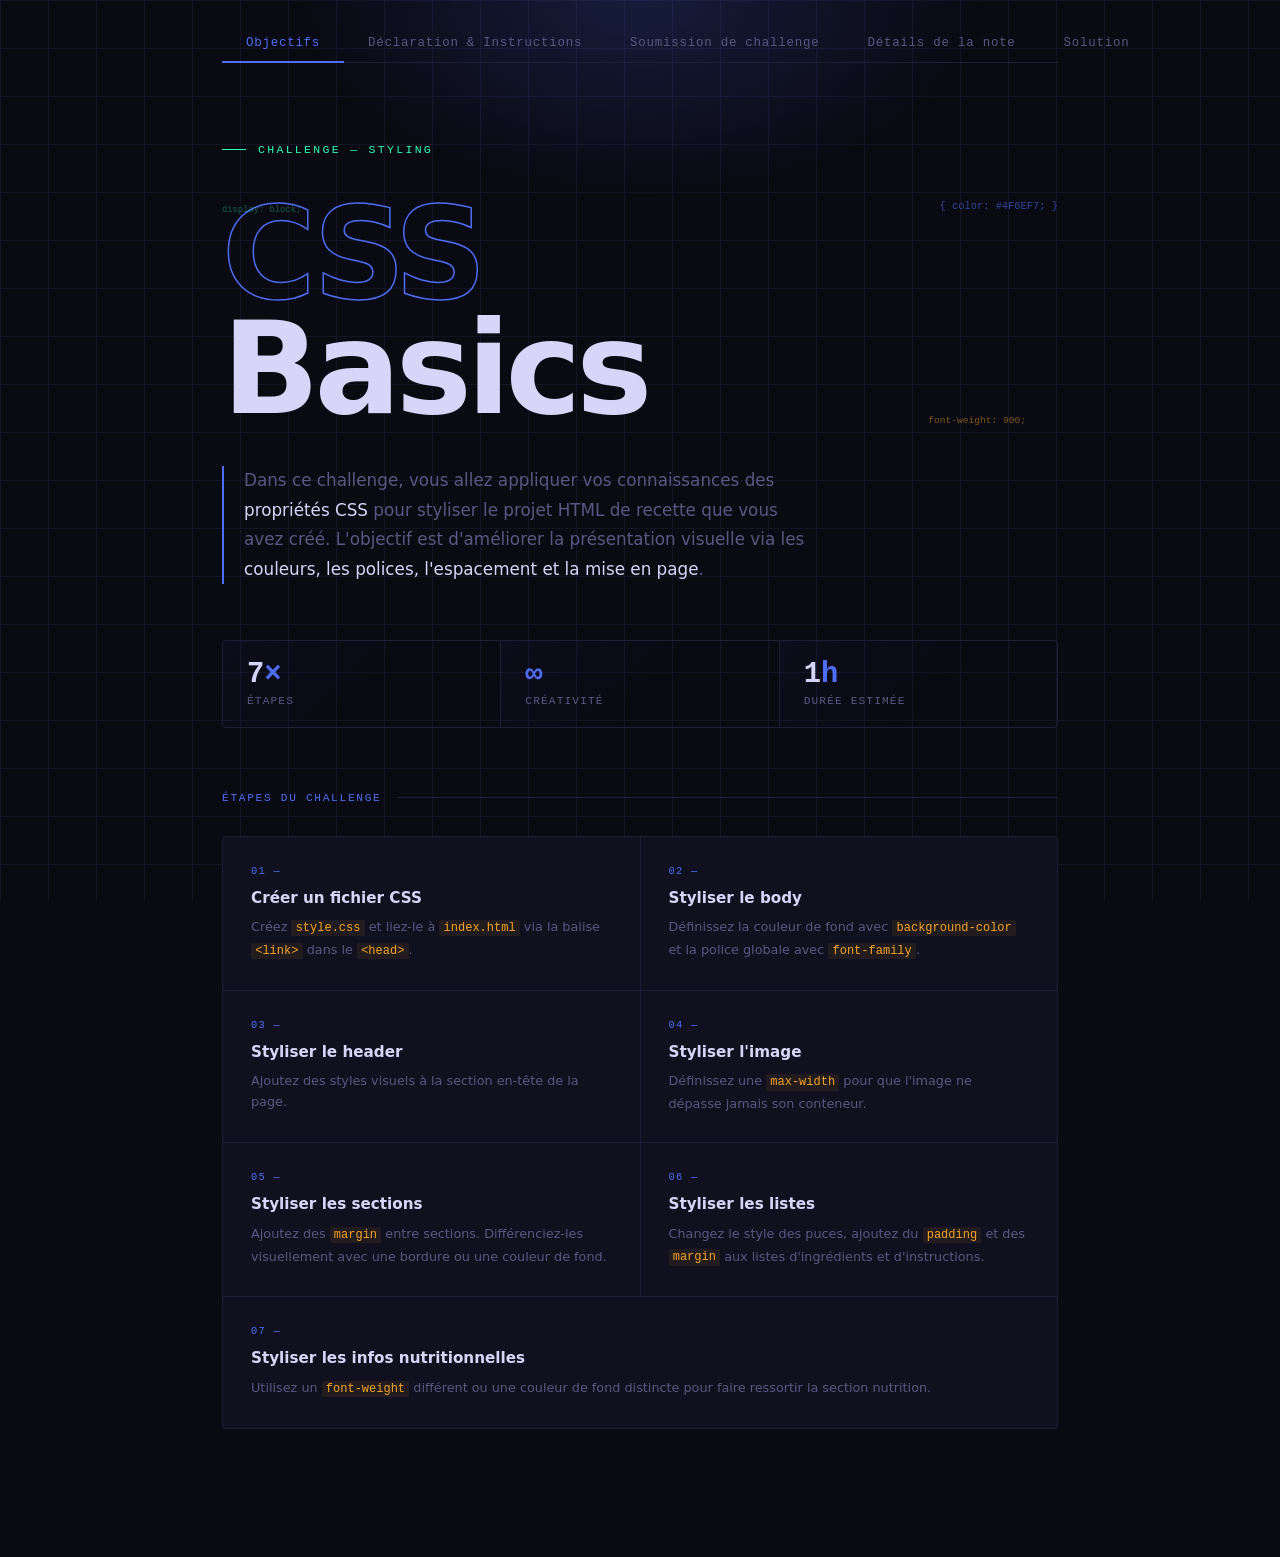
<file: index.html>
<!DOCTYPE html>
<html lang="fr">
<head>
<meta charset="UTF-8">
<meta name="viewport" content="width=device-width, initial-scale=1.0">
<title>CSS Basics</title>
<style>

*, *::before, *::after { box-sizing: border-box; margin: 0; padding: 0; }

:root {
  --bg: #0A0A12;
  --surface: #10101E;
  --border: #1E1E36;
  --accent: #4F6EF7;
  --accent2: #F5A623;
  --accent3: #2EFFB4;
  --text: #D8D6F8;
  --muted: #5A5880;
  --mono: 'Courier New', Courier, monospace;
  --sans: system-ui, -apple-system, sans-serif;
}

body {
  background: var(--bg);
  color: var(--text);
  font-family: var(--sans);
  min-height: 100vh;
  overflow-x: hidden;
}

/* ── GRID BACKGROUND ── */
body::before {
  content: '';
  position: fixed;
  inset: 0;
  background-image:
    linear-gradient(var(--border) 1px, transparent 1px),
    linear-gradient(90deg, var(--border) 1px, transparent 1px);
  background-size: 48px 48px;
  pointer-events: none;
  z-index: 0;
  opacity: 0.5;
}

/* ── CORNER GLOW ── */
body::after {
  content: '';
  position: fixed;
  top: -200px;
  left: 50%;
  transform: translateX(-50%);
  width: 700px;
  height: 400px;
  background: radial-gradient(ellipse, rgba(79,110,247,0.18) 0%, transparent 70%);
  pointer-events: none;
  z-index: 0;
}

/* ── WRAPPER ── */
.page {
  position: relative;
  z-index: 1;
  max-width: 900px;
  margin: 0 auto;
  padding: 0 2rem 6rem;
}

/* ══════════════════════════════════════
   TAB SYSTEM — pure CSS radio trick
══════════════════════════════════════ */

.tabs-inputs { display: none; }

/* ── TAB NAV ── */
.tab-nav {
  display: flex;
  align-items: stretch;
  border-bottom: 1px solid var(--border);
  position: relative;
  gap: 0;
  padding-top: 1.5rem;
}

.tab-label {
  font-family: var(--mono);
  font-size: 0.78rem;
  letter-spacing: 0.06em;
  color: var(--muted);
  padding: 0.75rem 1.5rem;
  cursor: pointer;
  position: relative;
  transition: color 0.2s;
  white-space: nowrap;
  user-select: none;
}

.tab-label:hover { color: var(--text); }

.tab-label::after {
  content: '';
  position: absolute;
  bottom: -1px;
  left: 0;
  right: 0;
  height: 2px;
  background: var(--accent);
  transform: scaleX(0);
  transition: transform 0.25s ease;
}

/* ── Active states ── */
#t1:checked ~ .page .tl1,
#t2:checked ~ .page .tl2,
#t3:checked ~ .page .tl3,
#t4:checked ~ .page .tl4,
#t5:checked ~ .page .tl5 {
  color: var(--accent);
}

#t1:checked ~ .page .tl1::after,
#t2:checked ~ .page .tl2::after,
#t3:checked ~ .page .tl3::after,
#t4:checked ~ .page .tl4::after,
#t5:checked ~ .page .tl5::after {
  transform: scaleX(1);
}

/* ── Panel visibility ── */
.tab-panel {
  display: none;
  animation: fadeUp 0.35s ease;
}

#t1:checked ~ .page .panel-1,
#t2:checked ~ .page .panel-2,
#t3:checked ~ .page .panel-3,
#t4:checked ~ .page .panel-4,
#t5:checked ~ .page .panel-5 {
  display: block;
}

@keyframes fadeUp {
  from { opacity: 0; transform: translateY(12px); }
  to   { opacity: 1; transform: translateY(0); }
}

/* ══════════════════════════════════════
   HERO SECTION
══════════════════════════════════════ */
.hero {
  padding: 5rem 0 4rem;
  position: relative;
}

.eyebrow {
  font-family: var(--mono);
  font-size: 0.72rem;
  letter-spacing: 0.2em;
  color: var(--accent3);
  text-transform: uppercase;
  margin-bottom: 2.5rem;
  display: flex;
  align-items: center;
  gap: 0.75rem;
}
.eyebrow::before {
  content: '';
  display: inline-block;
  width: 24px;
  height: 1px;
  background: var(--accent3);
}

/* ── BIG TITLE ── */
.hero-title {
  font-size: clamp(4rem, 12vw, 8rem);
  font-weight: 900;
  line-height: 0.9;
  letter-spacing: -0.04em;
  position: relative;
  margin-bottom: 1rem;
}

.hero-title .word-css {
  display: block;
  color: transparent;
  -webkit-text-stroke: 1.5px var(--accent);
  position: relative;
}

.hero-title .word-basics {
  display: block;
  color: var(--text);
  position: relative;
}

/* Floating code fragments */
.code-float {
  position: absolute;
  font-family: var(--mono);
  font-weight: 400;
  font-size: 0.75rem;
  letter-spacing: 0;
  color: var(--muted);
  pointer-events: none;
  -webkit-text-stroke: 0;
}

.cf1 { top: 0.6em; right: 0; color: var(--accent); opacity: 0.6; font-size: 0.65rem; }
.cf2 { bottom: 0.1em; right: 2rem; color: var(--accent2); opacity: 0.5; font-size: 0.6rem; }
.cf3 { top: 1.2em; left: 0; color: var(--accent3); opacity: 0.35; font-size: 0.55rem; }

/* ── SUBTITLE ── */
.hero-sub {
  font-size: 1.05rem;
  line-height: 1.75;
  color: var(--muted);
  max-width: 600px;
  margin-top: 2.5rem;
  border-left: 2px solid var(--accent);
  padding-left: 1.25rem;
}
.hero-sub em {
  color: var(--text);
  font-style: normal;
}

/* ── STAT STRIP ── */
.stat-strip {
  display: flex;
  gap: 0;
  margin-top: 3.5rem;
  border: 1px solid var(--border);
  border-radius: 4px;
  overflow: hidden;
}
.stat {
  flex: 1;
  padding: 1.25rem 1.5rem;
  border-right: 1px solid var(--border);
  position: relative;
}
.stat:last-child { border-right: none; }
.stat-num {
  font-family: var(--mono);
  font-size: 1.8rem;
  font-weight: 700;
  color: var(--text);
  line-height: 1;
  margin-bottom: 0.3rem;
}
.stat-num span { color: var(--accent); }
.stat-label {
  font-size: 0.7rem;
  letter-spacing: 0.1em;
  text-transform: uppercase;
  color: var(--muted);
  font-family: var(--mono);
}
.stat::before {
  content: '';
  position: absolute;
  inset: 0;
  background: linear-gradient(135deg, rgba(79,110,247,0.04) 0%, transparent 60%);
}

/* ══════════════════════════════════════
   OBJECTIVES CONTENT
══════════════════════════════════════ */
.section-title {
  font-family: var(--mono);
  font-size: 0.7rem;
  letter-spacing: 0.15em;
  text-transform: uppercase;
  color: var(--accent);
  margin-bottom: 2rem;
  display: flex;
  align-items: center;
  gap: 1rem;
}
.section-title::after {
  content: '';
  flex: 1;
  height: 1px;
  background: var(--border);
}

/* Steps grid */
.steps-grid {
  display: grid;
  grid-template-columns: 1fr 1fr;
  gap: 1px;
  background: var(--border);
  border: 1px solid var(--border);
  border-radius: 4px;
  overflow: hidden;
  margin-bottom: 2rem;
}

.step-card {
  background: var(--surface);
  padding: 1.75rem;
  position: relative;
  transition: background 0.2s;
}
.step-card:hover { background: #13132A; }

.step-num {
  font-family: var(--mono);
  font-size: 0.65rem;
  color: var(--accent);
  letter-spacing: 0.12em;
  margin-bottom: 0.75rem;
  display: block;
}

.step-title {
  font-size: 0.95rem;
  font-weight: 600;
  color: var(--text);
  margin-bottom: 0.6rem;
}

.step-body {
  font-size: 0.8rem;
  line-height: 1.65;
  color: var(--muted);
}

.step-body code {
  font-family: var(--mono);
  font-size: 0.75rem;
  color: var(--accent2);
  background: rgba(245,166,35,0.08);
  padding: 0.1em 0.35em;
  border-radius: 2px;
}

.step-card.full { grid-column: 1 / -1; }

/* ── accent bar on hover ── */
.step-card::before {
  content: '';
  position: absolute;
  left: 0;
  top: 0;
  bottom: 0;
  width: 2px;
  background: var(--accent);
  transform: scaleY(0);
  transition: transform 0.2s ease;
  transform-origin: bottom;
}
.step-card:hover::before { transform: scaleY(1); }

/* ══════════════════════════════════════
   PLACEHOLDER PANELS
══════════════════════════════════════ */
.placeholder-panel {
  margin-top: 3rem;
  text-align: center;
  padding: 5rem 2rem;
  border: 1px dashed var(--border);
  border-radius: 4px;
}
.placeholder-panel .big-icon {
  font-family: var(--mono);
  font-size: 3rem;
  color: var(--border);
  margin-bottom: 1rem;
}
.placeholder-panel p {
  font-family: var(--mono);
  font-size: 0.8rem;
  color: var(--muted);
  letter-spacing: 0.08em;
}

/* ══════════════════════════════════════
   RESPONSIVE
══════════════════════════════════════ */
@media (max-width: 600px) {
  .steps-grid { grid-template-columns: 1fr; }
  .stat-strip { flex-direction: column; }
  .stat { border-right: none; border-bottom: 1px solid var(--border); }
  .stat:last-child { border-bottom: none; }
  .tab-label { padding: 0.75rem 0.9rem; font-size: 0.7rem; }
}

</style>
</head>
<body>

<input class="tabs-inputs" type="radio" name="tabs" id="t1" checked>
<input class="tabs-inputs" type="radio" name="tabs" id="t2">
<input class="tabs-inputs" type="radio" name="tabs" id="t3">
<input class="tabs-inputs" type="radio" name="tabs" id="t4">
<input class="tabs-inputs" type="radio" name="tabs" id="t5">

<div class="page">

  <nav class="tab-nav" aria-label="Navigation">
    <label class="tab-label tl1" for="t1">Objectifs</label>
    <label class="tab-label tl2" for="t2">Déclaration &amp; Instructions</label>
    <label class="tab-label tl3" for="t3">Soumission de challenge</label>
    <label class="tab-label tl4" for="t4">Détails de la note</label>
    <label class="tab-label tl5" for="t5">Solution</label>
  </nav>

  <!-- PANEL 1 — OBJECTIFS -->
  <div class="tab-panel panel-1">
    <section class="hero">
      <p class="eyebrow">Challenge — Styling</p>
      <h1 class="hero-title">
        <span class="word-css">
          CSS
          <span class="code-float cf1">{ color: #4F6EF7; }</span>
          <span class="code-float cf3">display: block;</span>
        </span>
        <span class="word-basics">
          Basics
          <span class="code-float cf2">font-weight: 900;</span>
        </span>
      </h1>
      <p class="hero-sub">
        Dans ce challenge, vous allez appliquer vos connaissances des <em>propriétés CSS</em> pour styliser le projet HTML de recette que vous avez créé. L'objectif est d'améliorer la présentation visuelle via les <em>couleurs, les polices, l'espacement et la mise en page</em>.
      </p>
      <div class="stat-strip" role="list">
        <div class="stat" role="listitem">
          <div class="stat-num">7<span>×</span></div>
          <div class="stat-label">Étapes</div>
        </div>
        <div class="stat" role="listitem">
          <div class="stat-num"><span>∞</span></div>
          <div class="stat-label">Créativité</div>
        </div>
        <div class="stat" role="listitem">
          <div class="stat-num">1<span>h</span></div>
          <div class="stat-label">Durée estimée</div>
        </div>
      </div>
    </section>

    <p class="section-title">Étapes du challenge</p>

    <div class="steps-grid">
      <div class="step-card">
        <span class="step-num">01 —</span>
        <p class="step-title">Créer un fichier CSS</p>
        <p class="step-body">Créez <code>style.css</code> et liez-le à <code>index.html</code> via la balise <code>&lt;link&gt;</code> dans le <code>&lt;head&gt;</code>.</p>
      </div>
      <div class="step-card">
        <span class="step-num">02 —</span>
        <p class="step-title">Styliser le body</p>
        <p class="step-body">Définissez la couleur de fond avec <code>background-color</code> et la police globale avec <code>font-family</code>.</p>
      </div>
      <div class="step-card">
        <span class="step-num">03 —</span>
        <p class="step-title">Styliser le header</p>
        <p class="step-body">Ajoutez des styles visuels à la section en-tête de la page.</p>
      </div>
      <div class="step-card">
        <span class="step-num">04 —</span>
        <p class="step-title">Styliser l'image</p>
        <p class="step-body">Définissez une <code>max-width</code> pour que l'image ne dépasse jamais son conteneur.</p>
      </div>
      <div class="step-card">
        <span class="step-num">05 —</span>
        <p class="step-title">Styliser les sections</p>
        <p class="step-body">Ajoutez des <code>margin</code> entre sections. Différenciez-les visuellement avec une bordure ou une couleur de fond.</p>
      </div>
      <div class="step-card">
        <span class="step-num">06 —</span>
        <p class="step-title">Styliser les listes</p>
        <p class="step-body">Changez le style des puces, ajoutez du <code>padding</code> et des <code>margin</code> aux listes d'ingrédients et d'instructions.</p>
      </div>
      <div class="step-card full">
        <span class="step-num">07 —</span>
        <p class="step-title">Styliser les infos nutritionnelles</p>
        <p class="step-body">Utilisez un <code>font-weight</code> différent ou une couleur de fond distincte pour faire ressortir la section nutrition.</p>
      </div>
    </div>
  </div>

  <!-- PANEL 2 -->
  <div class="tab-panel panel-2">
    <div class="placeholder-panel">
      <div class="big-icon">{ }</div>
      <p>// Déclaration &amp; Instructions — à compléter</p>
    </div>
  </div>

  <!-- PANEL 3 -->
  <div class="tab-panel panel-3">
    <div class="placeholder-panel">
      <div class="big-icon">⟶</div>
      <p>// Soumission de challenge — à compléter</p>
    </div>
  </div>

  <!-- PANEL 4 -->
  <div class="tab-panel panel-4">
    <div class="placeholder-panel">
      <div class="big-icon">★</div>
      <p>// Détails de la note — à compléter</p>
    </div>
  </div>

  <!-- PANEL 5 -->
  <div class="tab-panel panel-5">
    <div class="placeholder-panel">
      <div class="big-icon">✓</div>
      <p>// Solution — à compléter</p>
    </div>
  </div>

</div>

</body>
</html>
</file>
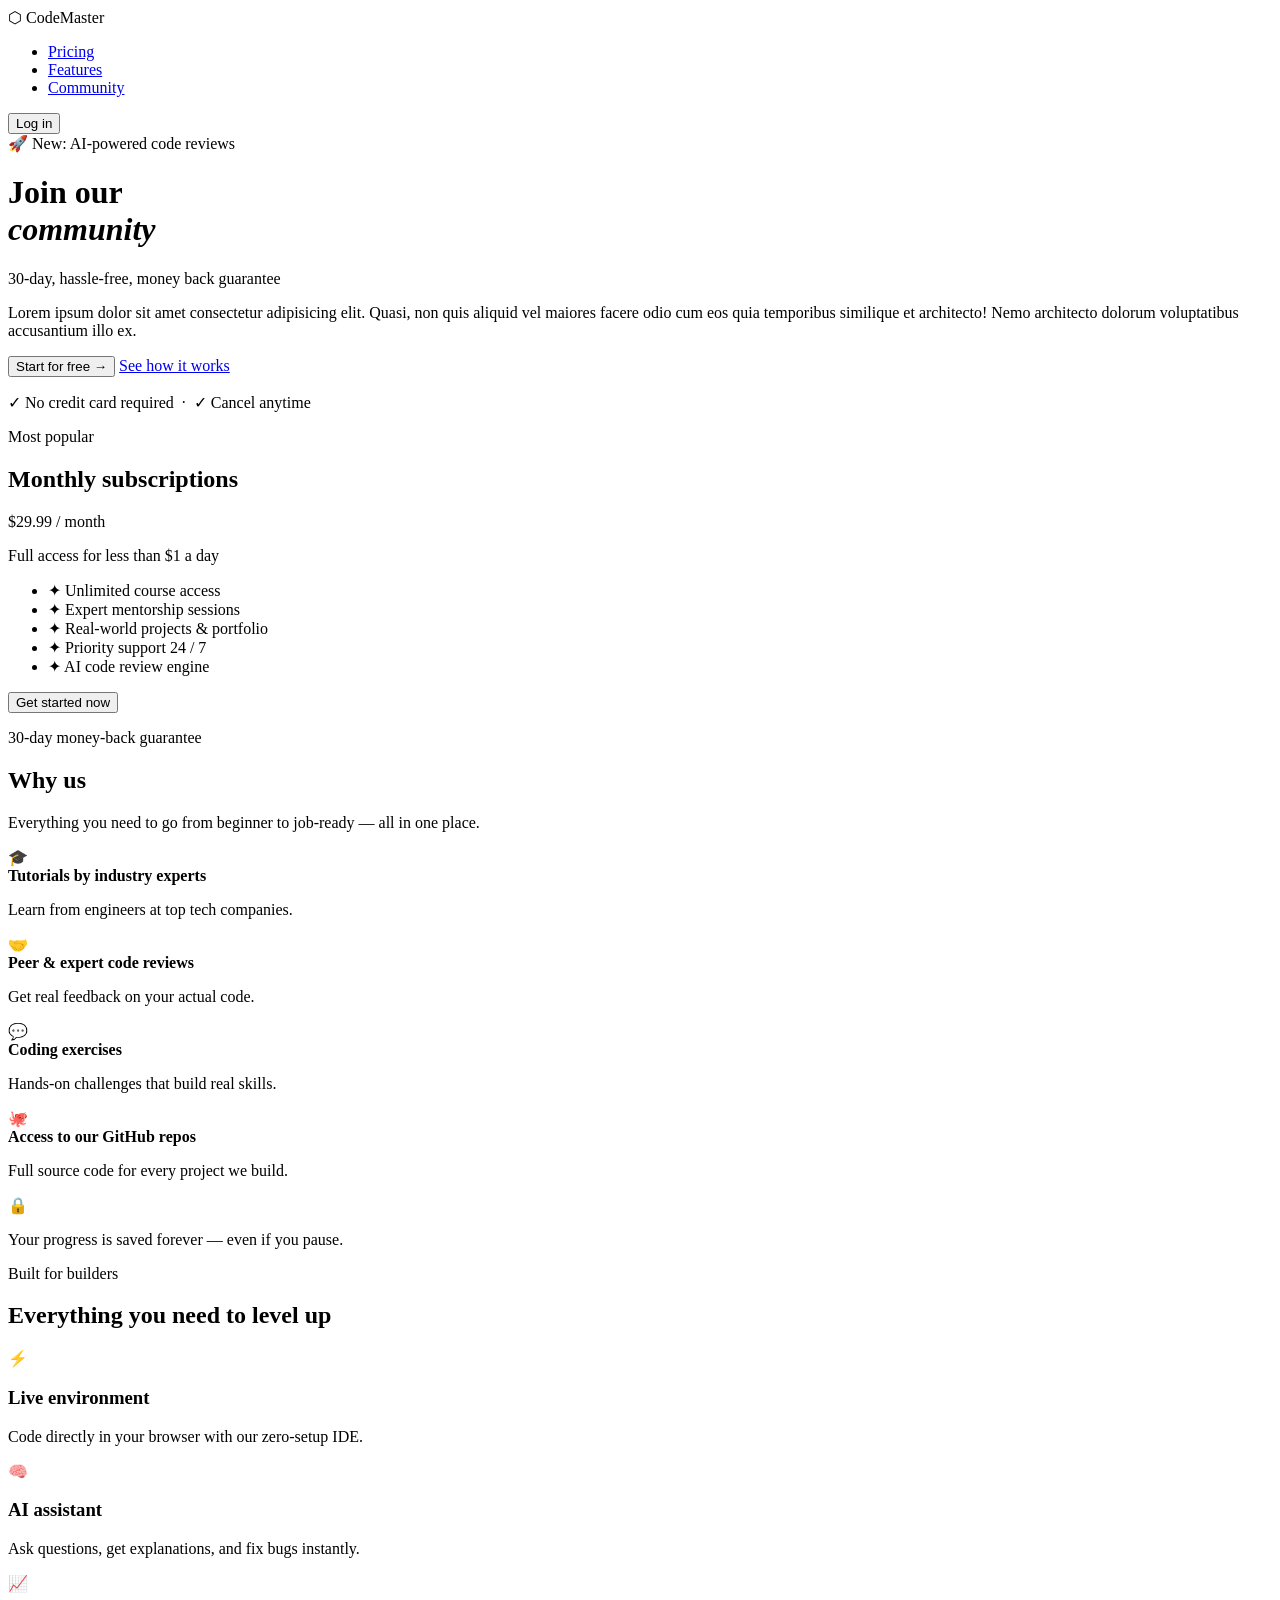
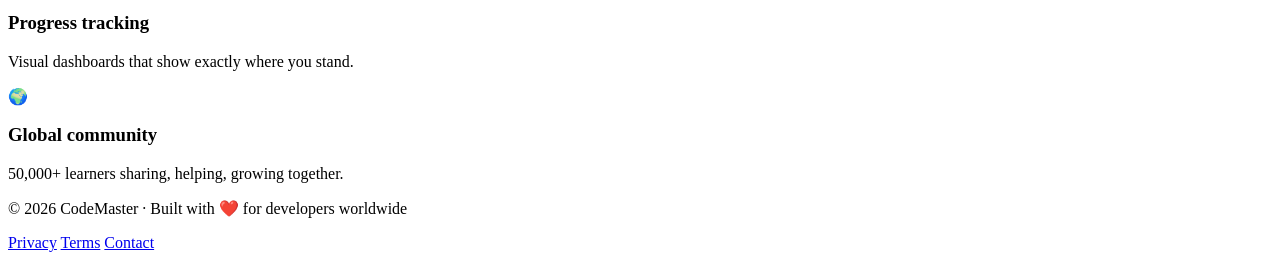
<file: challenge.html>
<!DOCTYPE html>
<html lang="fr">
<head>
  <meta charset="UTF-8" />
  <meta name="viewport" content="width=device-width, initial-scale=1.0" />
  <title>Join Our Community – CodeMaster</title>
  <link rel="stylesheet" href="style.css" />
  <link href="https://fonts.googleapis.com/css2?family=Poppins:wght@400;600;700;900&family=Inter:wght@400;500&display=swap" rel="stylesheet" />
</head>
<body>

  <!-- HERO SECTION -->
  <header class="hero">
    <div class="hero__bg-blob blob1"></div>
    <div class="hero__bg-blob blob2"></div>
    <nav class="nav">
      <div class="nav__logo">⬡ <span>CodeMaster</span></div>
      <ul class="nav__links">
        <li><a href="#pricing">Pricing</a></li>
        <li><a href="#features">Features</a></li>
        <li><a href="#community">Community</a></li>
      </ul>
      <button class="btn btn--ghost">Log in</button>
    </nav>

    <div class="hero__content">
      <span class="badge">🚀 New: AI-powered code reviews</span>
      <h1 class="hero__title">Join our <br /><em>community</em></h1>
      <p class="hero__tagline">30-day, hassle-free, money back guarantee</p>
      <p class="hero__desc">
        Lorem ipsum dolor sit amet consectetur adipisicing elit. Quasi, non quis aliquid vel maiores facere odio cum eos quia temporibus similique et architecto! Nemo architecto dolorum voluptatibus accusantium illo ex.
      </p>
      <div class="hero__cta">
        <button class="btn btn--primary">Start for free →</button>
        <a href="#features" class="btn btn--link">See how it works</a>
      </div>
      <p class="hero__trust">✓ No credit card required &nbsp;·&nbsp; ✓ Cancel anytime</p>
    </div>
  </header>

  <!-- PRICING CARD SECTION -->
  <main>
    <section class="pricing" id="pricing">
      <div class="pricing__container">

        <!-- LEFT CARD -->
        <div class="pricing-card pricing-card--primary">
          <div class="card__header">
            <span class="card__badge">Most popular</span>
            <h2 class="card__title">Monthly subscriptions</h2>
            <div class="card__price">
              <span class="price__amount">$29.99</span>
              <span class="price__period">/ month</span>
            </div>
            <p class="card__sub">Full access for less than $1 a day</p>
          </div>

          <ul class="card__features">
            <li><span class="feat__icon">✦</span> Unlimited course access</li>
            <li><span class="feat__icon">✦</span> Expert mentorship sessions</li>
            <li><span class="feat__icon">✦</span> Real-world projects & portfolio</li>
            <li><span class="feat__icon">✦</span> Priority support 24 / 7</li>
            <li><span class="feat__icon">✦</span> AI code review engine</li>
          </ul>

          <button class="btn btn--card">Get started now</button>
          <p class="card__refund">30-day money-back guarantee</p>
        </div>

        <!-- RIGHT CARD -->
        <div class="pricing-card pricing-card--secondary">
          <div class="card__header">
            <h2 class="card__title">Why us</h2>
            <p class="card__desc">Everything you need to go from beginner to job-ready — all in one place.</p>
          </div>

          <div class="why-grid">
            <div class="why-item">
              <div class="why-icon">🎓</div>
              <div>
                <strong>Tutorials by industry experts</strong>
                <p>Learn from engineers at top tech companies.</p>
              </div>
            </div>
            <div class="why-item">
              <div class="why-icon">🤝</div>
              <div>
                <strong>Peer & expert code reviews</strong>
                <p>Get real feedback on your actual code.</p>
              </div>
            </div>
            <div class="why-item">
              <div class="why-icon">💬</div>
              <div>
                <strong>Coding exercises</strong>
                <p>Hands-on challenges that build real skills.</p>
              </div>
            </div>
            <div class="why-item">
              <div class="why-icon">🐙</div>
              <div>
                <strong>Access to our GitHub repos</strong>
                <p>Full source code for every project we build.</p>
              </div>
            </div>
          </div>

          <div class="why-guarantee">
            <span>🔒</span>
            <p>Your progress is saved forever — even if you pause.</p>
          </div>
        </div>

      </div>
    </section>

    <!-- FEATURE HIGHLIGHTS -->
    <section class="features" id="features">
      <div class="features__inner">
        <span class="section-label">Built for builders</span>
        <h2 class="features__title">Everything you need to level up</h2>

        <div class="features__grid">
          <div class="feature-tile">
            <div class="tile__icon">⚡</div>
            <h3>Live environment</h3>
            <p>Code directly in your browser with our zero-setup IDE.</p>
          </div>
          <div class="feature-tile feature-tile--accent">
            <div class="tile__icon">🧠</div>
            <h3>AI assistant</h3>
            <p>Ask questions, get explanations, and fix bugs instantly.</p>
          </div>
          <div class="feature-tile">
            <div class="tile__icon">📈</div>
            <h3>Progress tracking</h3>
            <p>Visual dashboards that show exactly where you stand.</p>
          </div>
          <div class="feature-tile">
            <div class="tile__icon">🌍</div>
            <h3>Global community</h3>
            <p>50,000+ learners sharing, helping, growing together.</p>
          </div>
        </div>
      </div>
    </section>
  </main>

  <!-- FOOTER -->
  <footer class="footer">
    <p>© 2026 CodeMaster · Built with ❤️ for developers worldwide</p>
    <div class="footer__links">
      <a href="#">Privacy</a>
      <a href="#">Terms</a>
      <a href="#">Contact</a>
    </div>
  </footer>

</body>
</html>
</file>
<file: style.css>
<div class="ck-blurred ck ck-content ck-editor__editable ck-rounded-corners ck-editor__editable_inline ck-read-only" lang="en" dir="ltr" role="textbox" aria-label="Editor editing area: main" contenteditable="false"><p>What does this CSS code do?</p><pre data-language="Plain text" spellcheck="false"><code class="language-plaintext">@media screen and (max-width: 600px) {<br>  .column {<br>    width: 100%;<br>  }<br>}</code></pre></div>
</file>
